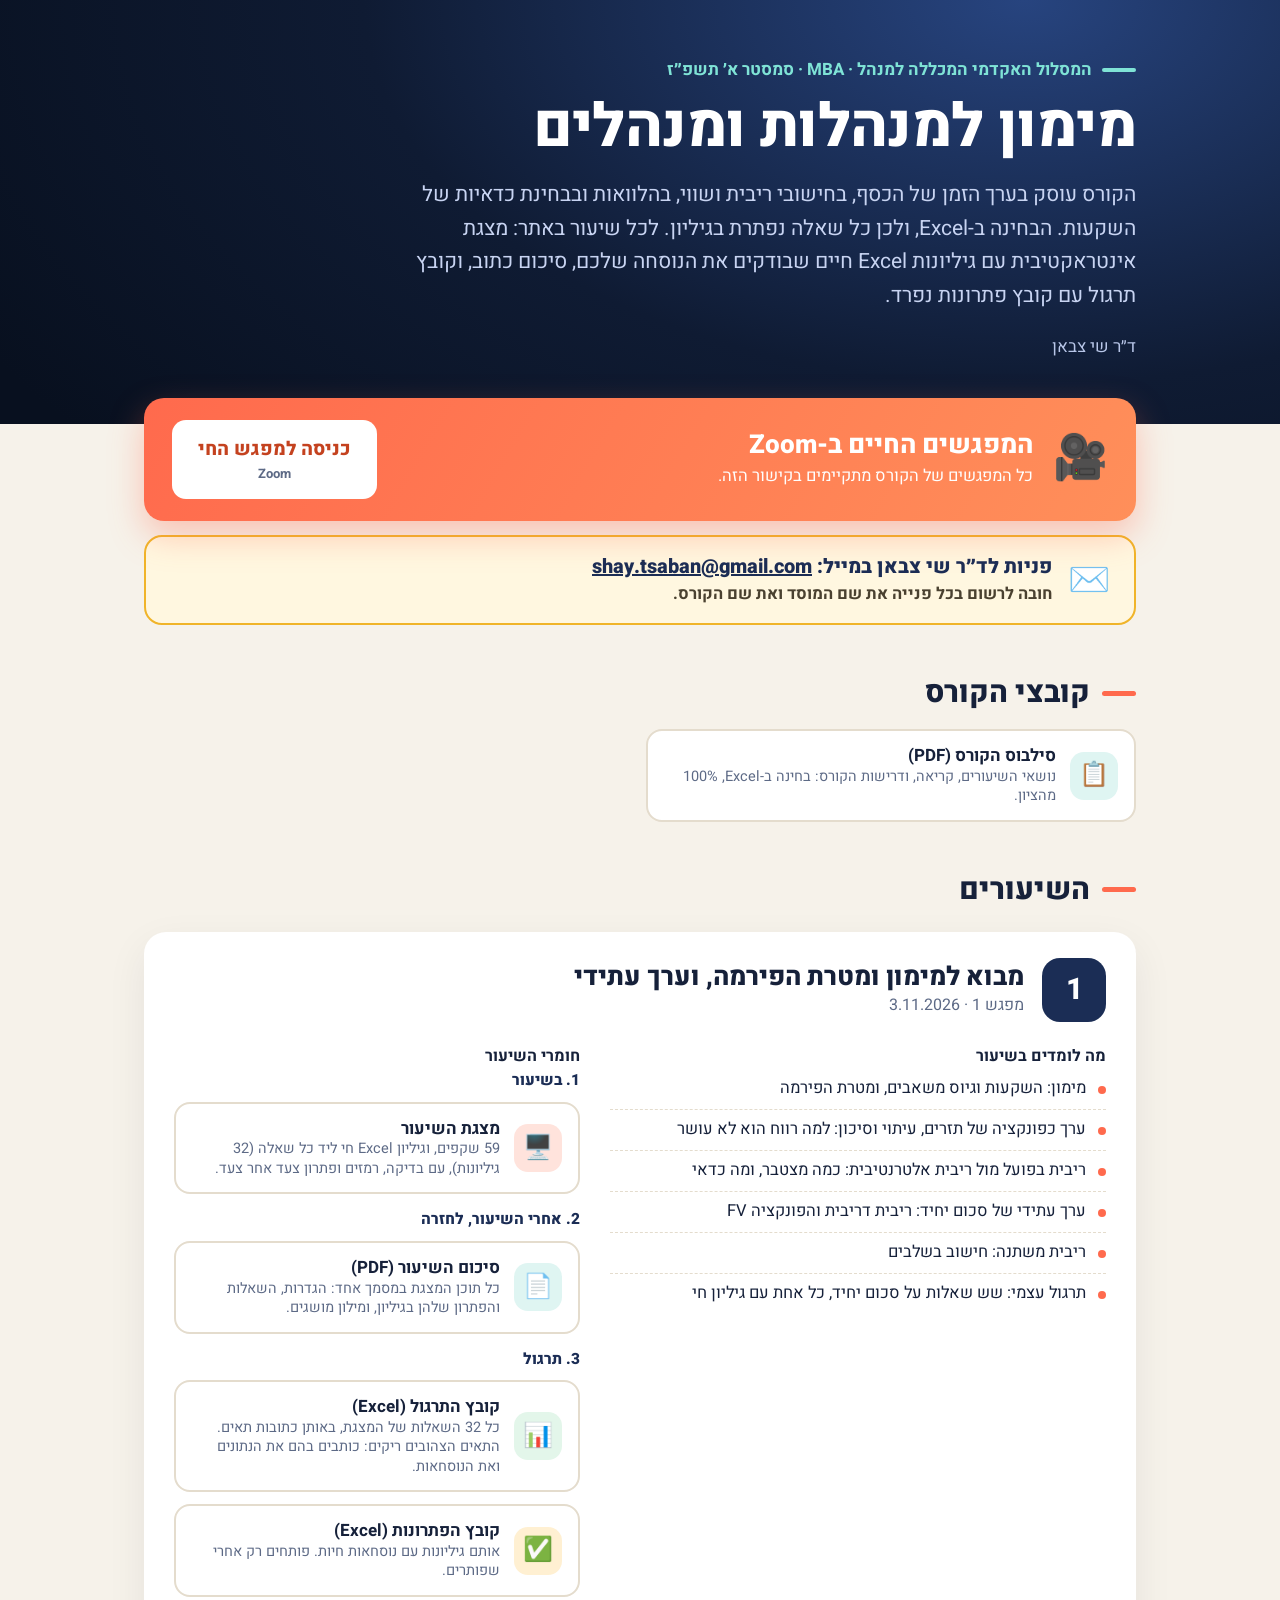
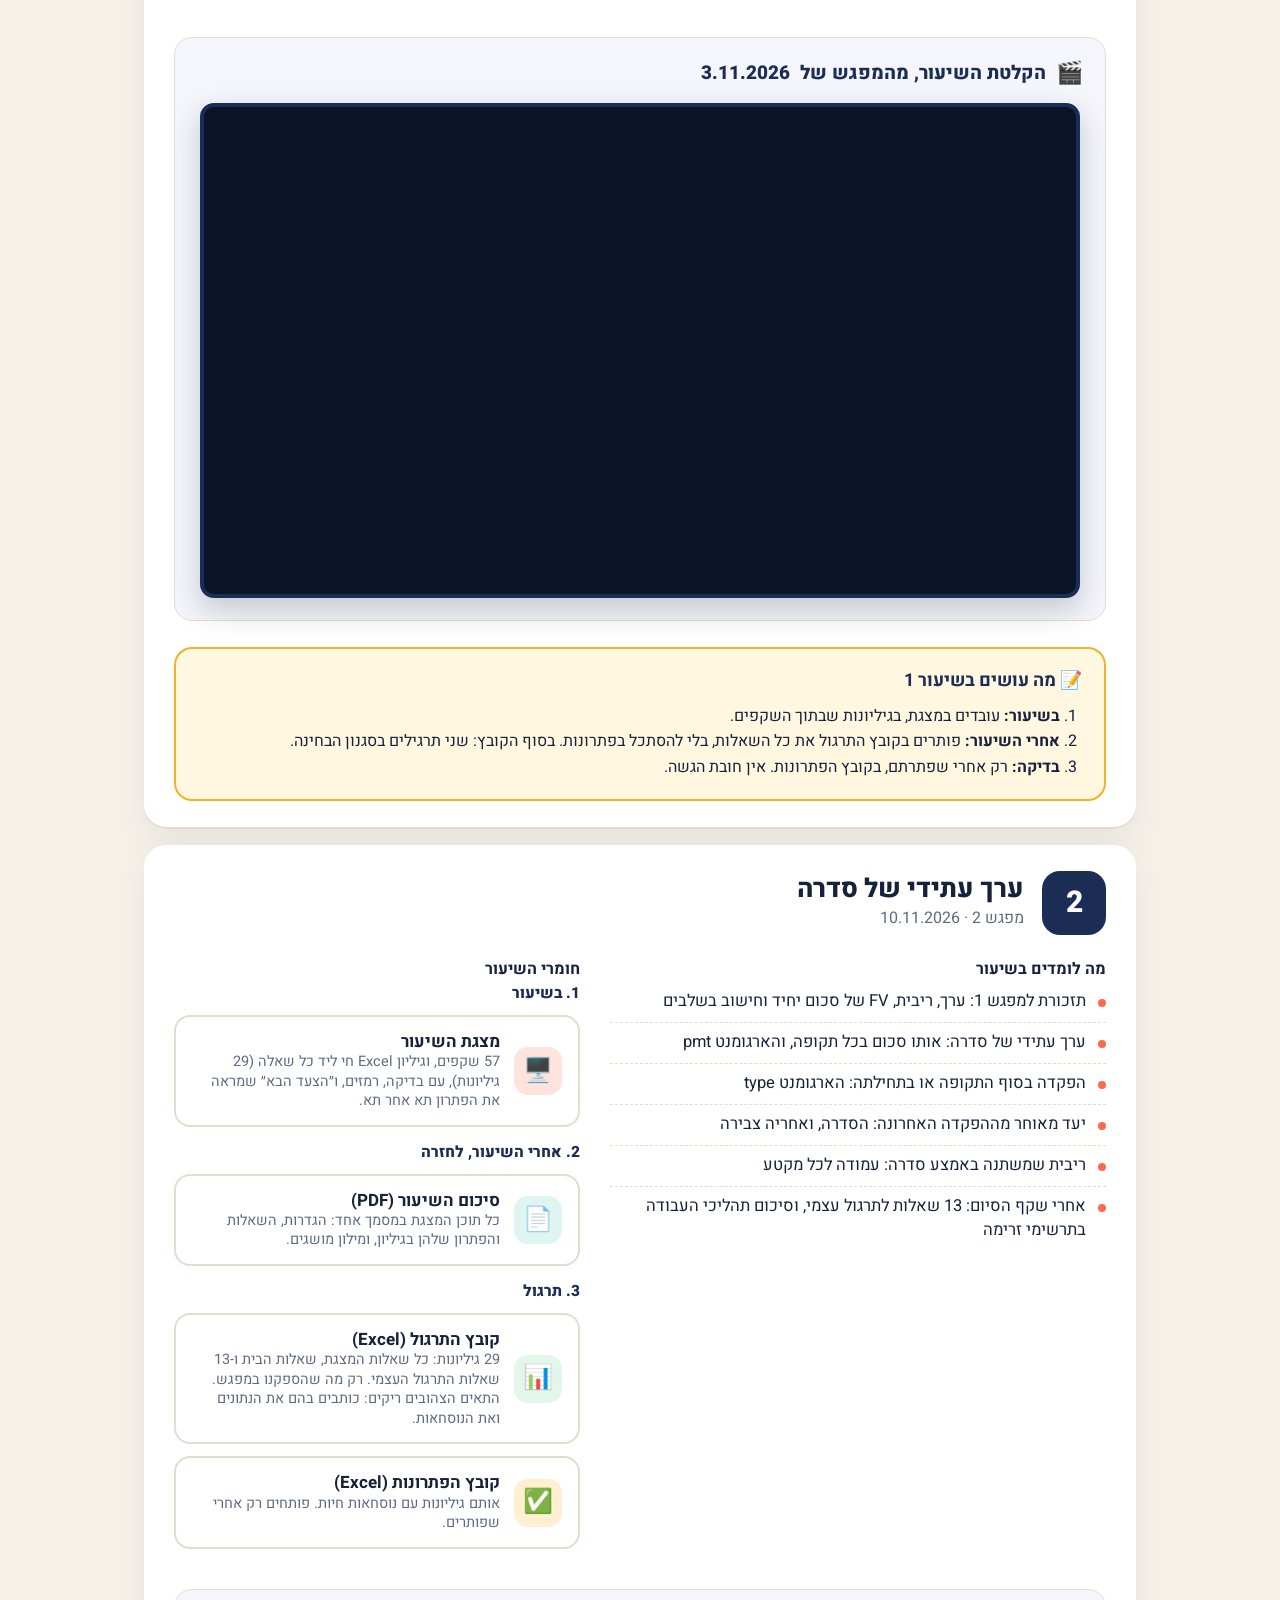
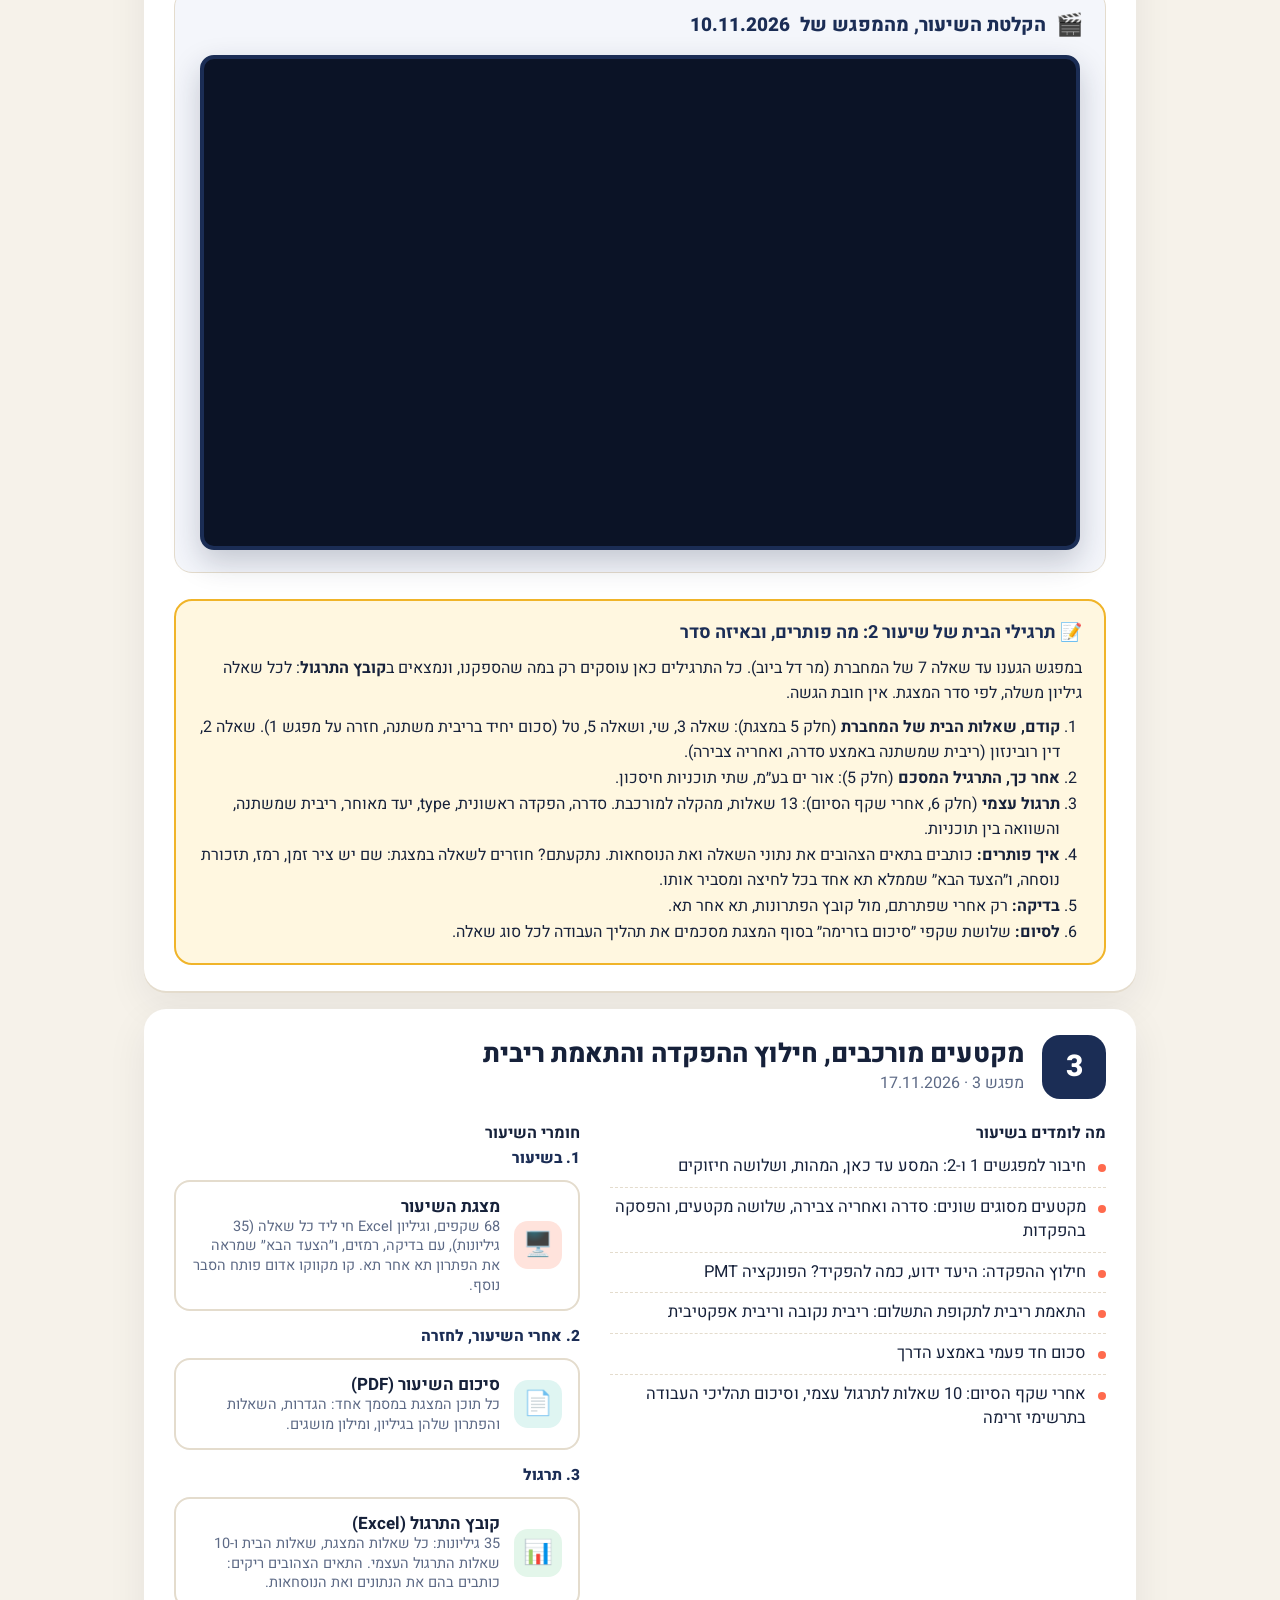
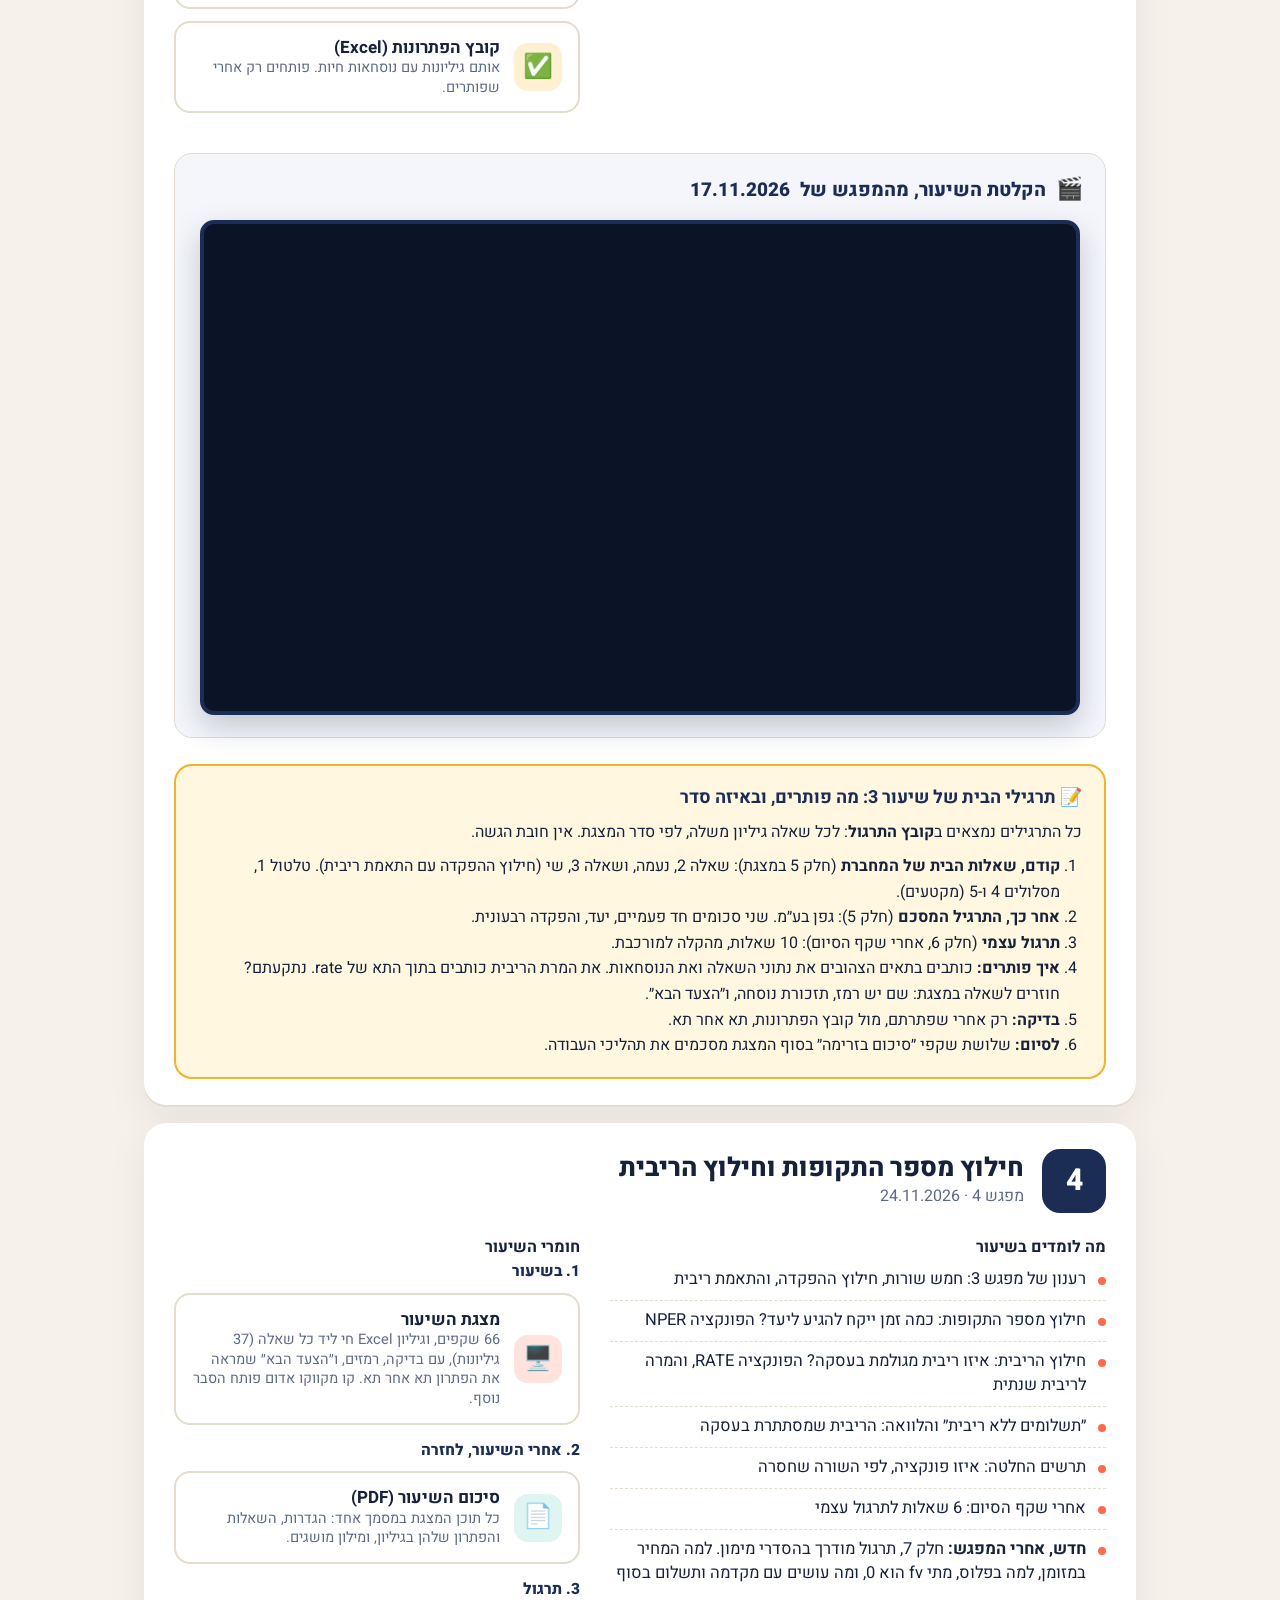
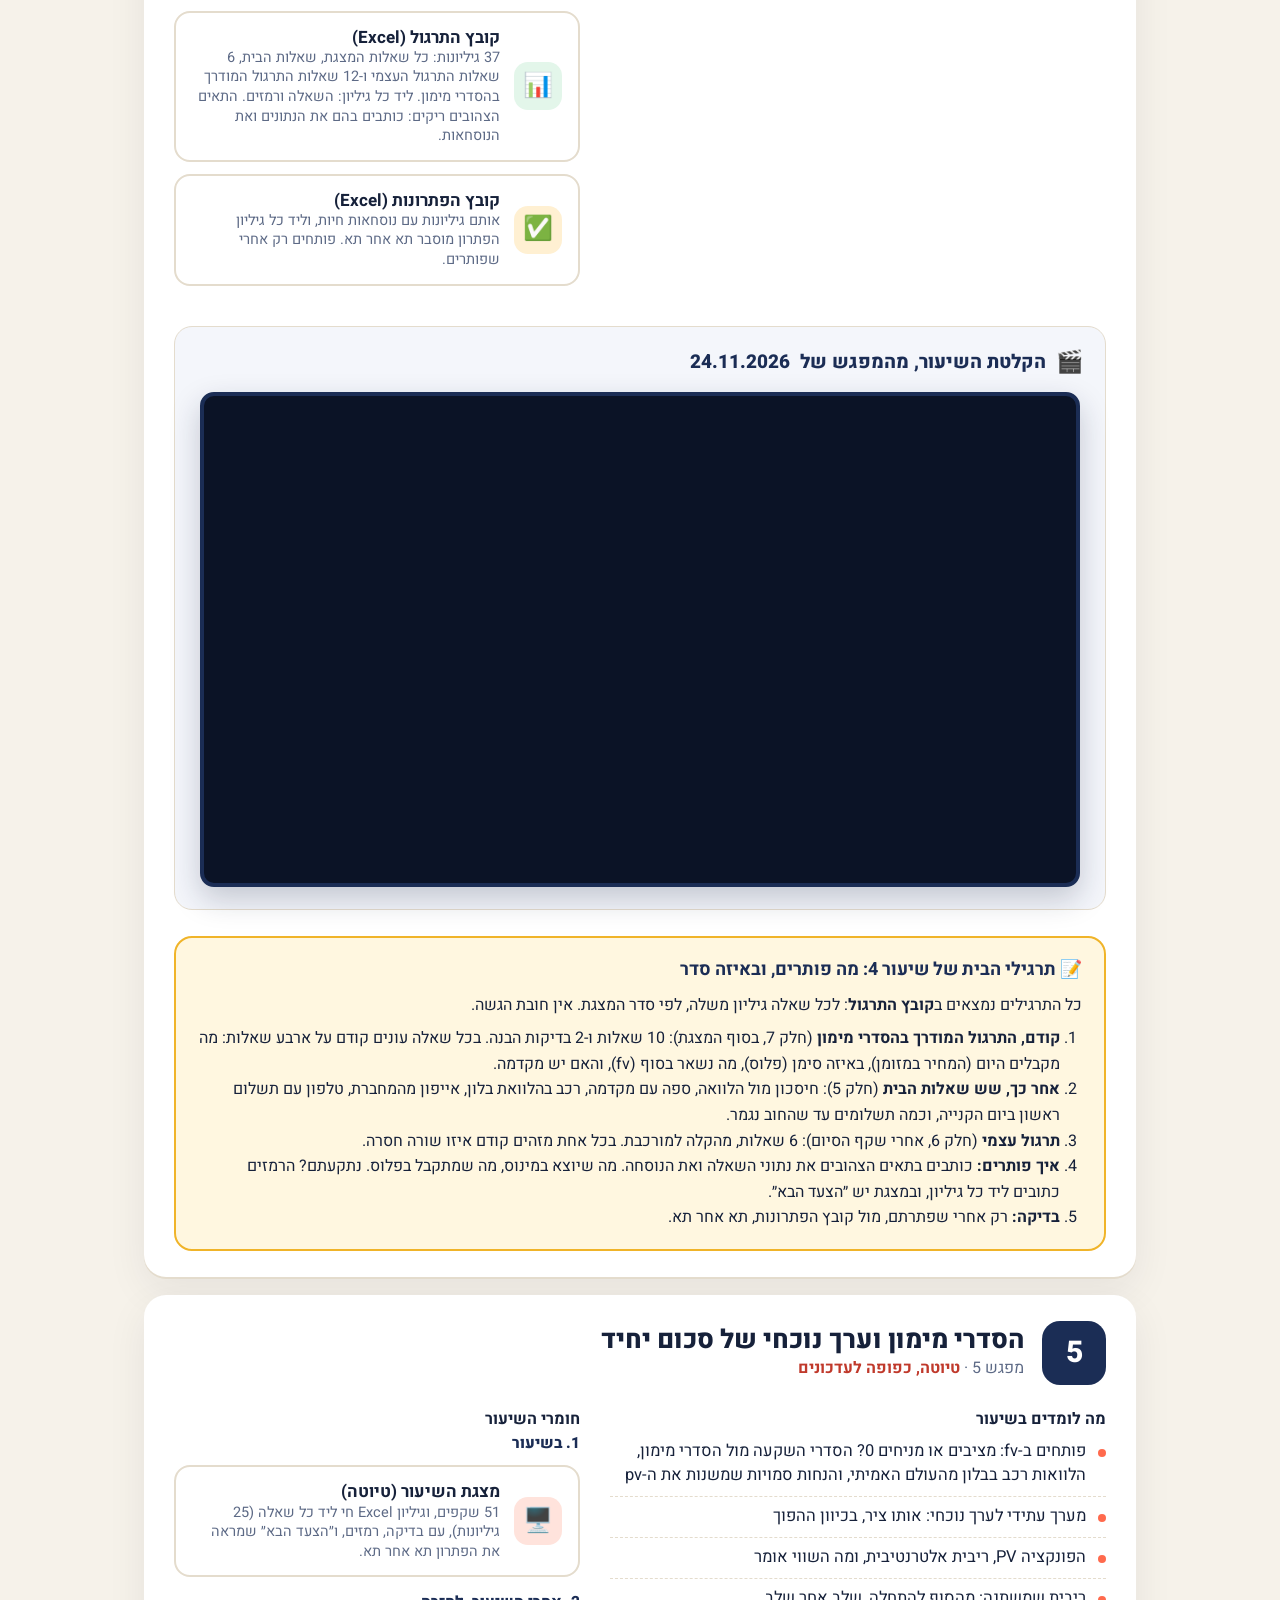
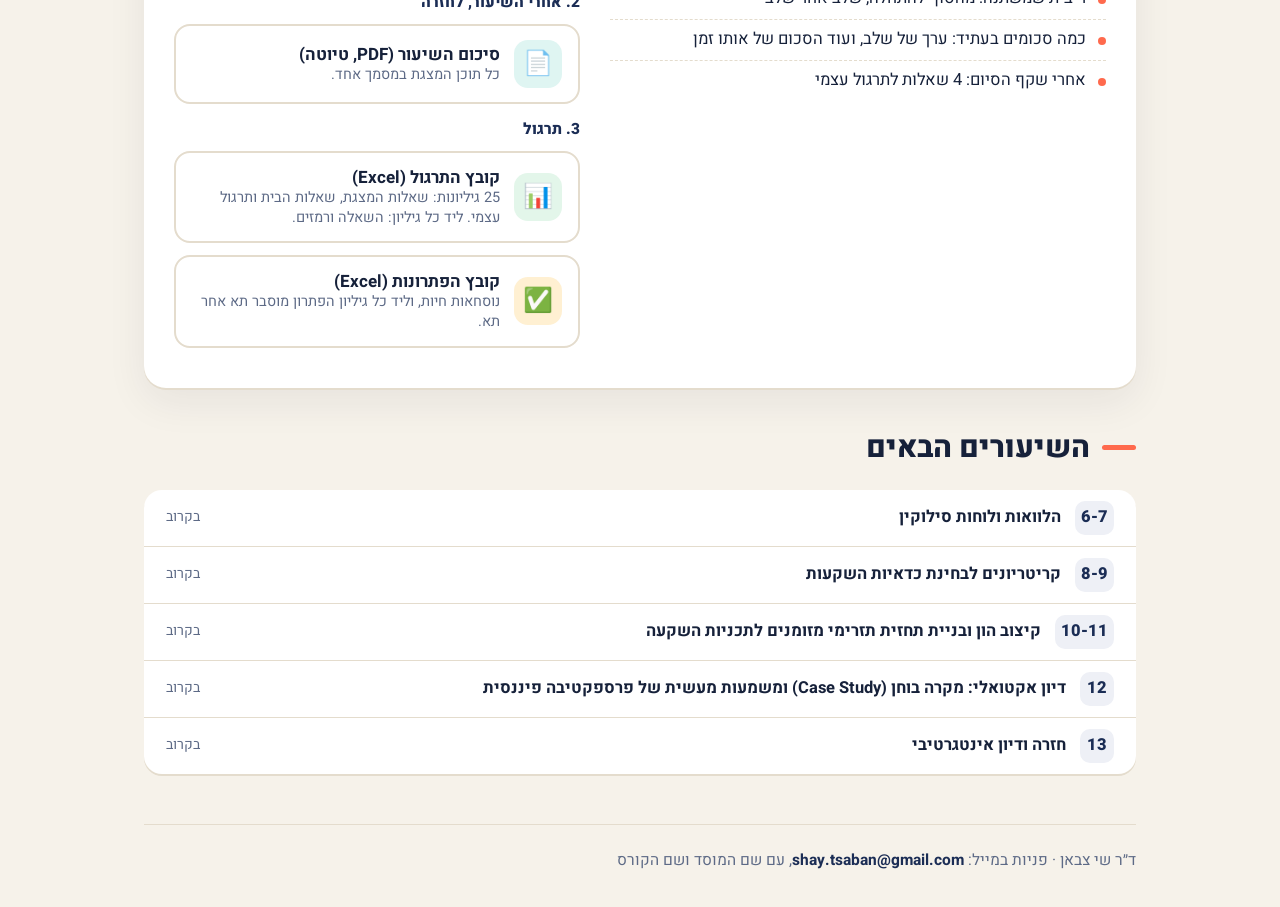
<file: index.html>
<!doctype html>
<html lang="he" dir="rtl">
<head>
<meta charset="utf-8">
<meta name="viewport" content="width=device-width,initial-scale=1">
<title>מימון למנהלות ומנהלים | אתר הקורס</title>
<meta name="description" content="אתר הקורס מימון למנהלות ומנהלים, המסלול האקדמי המכללה למנהל, MBA: מצגות אינטראקטיביות עם גיליונות Excel חיים, סיכומים וקובצי תרגול.">
<link rel="stylesheet" href="assets/fonts.css">
<style>
:root{--ink:#16213a;--ink2:#2a3858;--mut:#5d6a86;--paper:#f6f2ea;--card:#fff;--line:#e4dccd;--coral:#ff6a4d;--navy:#0f1b33;--navy2:#1b2d55}
*{box-sizing:border-box;margin:0;padding:0}
html{-webkit-text-size-adjust:100%}
body{font-family:'Heebo','Segoe UI','Arial Hebrew',Arial,sans-serif;background:var(--paper);color:var(--ink);line-height:1.6;-webkit-font-smoothing:antialiased;overflow-wrap:break-word}
a{color:inherit;text-decoration:none}
.n{direction:ltr;unicode-bidi:isolate}
.wrap{max-width:1040px;margin:0 auto;padding:0 24px}
.hero{background:radial-gradient(1200px 700px at 80% 0%,#27447f 0%,var(--navy) 55%,#08101f 100%);color:#fff;padding:56px 0 64px}
.kick{font-size:17px;font-weight:700;color:#7fe3d6;display:flex;gap:10px;align-items:center}
.kick:before{content:"";flex:none;width:34px;height:4px;border-radius:4px;background:#7fe3d6}
h1{font-size:clamp(34px,6vw,60px);line-height:1.15;font-weight:800;letter-spacing:-.01em;margin-top:10px}
.lead{font-size:clamp(17px,2.4vw,21px);color:#c8d4f2;max-width:720px;margin-top:16px}
.meta{margin-top:20px;color:#b8c6e8;font-size:17px}
section.block{padding-top:44px}
h2.sec{font-size:30px;font-weight:800;display:flex;gap:12px;align-items:center}
h2.sec:before{content:"";flex:none;width:34px;height:5px;border-radius:5px;background:var(--coral)}
.lec{margin-top:18px;background:var(--card);border-radius:22px;box-shadow:0 2px 0 var(--line),0 14px 40px rgba(22,33,58,.07);overflow:hidden}
.lec-head{padding:26px 30px 8px;display:flex;gap:18px;align-items:center}
.lec-n{flex:none;width:64px;height:64px;border-radius:18px;background:var(--navy2);color:#fff;display:grid;place-items:center;font-size:30px;font-weight:800}
.lec-head h3{font-size:26px;line-height:1.25;font-weight:800}
.lec-head .sub{color:var(--mut);font-size:16px}
.soon{color:var(--mut);font-size:17px;line-height:1.5}
.draft{display:inline-block;background:#fff1c7;color:#8a5a00;border:1px solid #f0b429;border-radius:999px;font-size:13px;font-weight:800;padding:1px 10px;margin-right:6px;vertical-align:middle}
.soon+.links{margin-top:8px}
.lec-body{display:grid;grid-template-columns:1.1fr .9fr;gap:30px;padding:14px 30px 26px}
.lec-body h4,.learn{list-style:none}
.learn li{padding:8px 20px 8px 0;position:relative;border-bottom:1px dashed var(--line);font-size:16.5px;line-height:1.45}
.learn li:last-child{border:0}
.learn li:before{content:"";position:absolute;right:0;top:17px;width:8px;height:8px;border-radius:50%;background:var(--coral)}
.links{display:flex;flex-direction:column;gap:12px}
.lk{display:flex;gap:14px;align-items:center;border-radius:16px;padding:14px 16px;border:2px solid var(--line);background:#fff;transition:transform .15s,border-color .15s,box-shadow .15s}
.lk:hover{transform:translateY(-2px);border-color:var(--coral);box-shadow:0 8px 20px rgba(22,33,58,.1)}
.lk .e{flex:none;width:48px;height:48px;border-radius:14px;display:grid;place-items:center;font-size:24px}
.lk b{display:block;font-size:17px;line-height:1.25}
.lk .d{font-size:14.5px;color:var(--mut);line-height:1.35;display:block}
.lk.p .e{background:#ffe3dc}.lk.s .e{background:#dff5f2}
footer{margin-top:50px;padding:24px 0 34px;border-top:1px solid var(--line);color:var(--mut);font-size:15.5px}
footer a{color:var(--navy2);font-weight:700;direction:ltr;unicode-bidi:isolate;display:inline-block}
@media (max-width:760px){
 .wrap{padding:0 16px}
 .hero{padding:40px 0 44px}
 h2.sec{font-size:25px}
 .lec-head{padding:20px 18px 6px;gap:12px}
 .lec-n{width:50px;height:50px;font-size:24px;border-radius:14px}
 .lec-head h3{font-size:22px}
 .lec-body{grid-template-columns:minmax(0,1fr);gap:22px;padding:12px 18px 22px}
  }

.cgrid{display:grid;grid-template-columns:1fr 1fr;gap:12px;margin-top:12px}
.cnote{font-size:15px;color:var(--mut);margin-top:8px}
.grp{margin-bottom:14px}.grp h5{font-size:15.5px;font-weight:800;color:var(--navy2);margin:0 0 8px}
@media (max-width:760px){.cgrid{grid-template-columns:1fr}}
.contact{margin-top:14px;background:#fff7e0;border:2px solid #f0b429;border-radius:18px;padding:16px 24px;display:flex;gap:16px;align-items:center}
.contact .ic{font-size:34px;flex:none}
.contact h2{font-size:20px;font-weight:800;line-height:1.3;color:var(--navy2)}
.contact h2 a{direction:ltr;unicode-bidi:isolate;display:inline-block;text-decoration:underline;overflow-wrap:anywhere}
.contact p{font-size:16.5px;line-height:1.45;margin-top:3px;color:#4a4130}
@media (max-width:760px){.contact{padding:14px 16px}.contact .ic{display:none}.contact h2{font-size:18px}}
.live{margin-top:-26px;position:relative;z-index:2;background:linear-gradient(120deg,#ff6a4d,#ff8f5a);color:#fff;border-radius:20px;padding:22px 28px;display:flex;gap:20px;align-items:center;box-shadow:0 14px 34px rgba(255,106,77,.35)}
.live .ic{font-size:44px;flex:none}
.live h2{font-size:26px;font-weight:800;line-height:1.2}
.live p{font-size:16.5px;margin-top:4px;line-height:1.4}
.live p a{text-decoration:underline;font-weight:700}
.live .go{flex:none;margin-right:auto;background:#fff;color:#c4421f;font-weight:800;font-size:19px;padding:14px 26px;border-radius:14px;text-align:center;transition:transform .15s}
.live .go:hover{transform:translateY(-2px)}
.live .go small{display:block;font-weight:600;font-size:13px;color:#5d6a86}
@media (max-width:760px){.live{flex-direction:column;align-items:stretch;padding:20px 18px;margin-top:-18px}.live .ic{display:none}.live .go{margin-right:0}}
.solutions{margin-top:18px;background:#fff;border-radius:20px;padding:24px 28px;display:flex;gap:22px;align-items:flex-start;box-shadow:0 2px 0 var(--line),0 10px 30px rgba(22,33,58,.07);border-right:8px solid #6d4df2}
.solutions .ic{font-size:44px;flex:none}
.solutions h3{font-size:22px;font-weight:800;line-height:1.25}
.solutions .tag{display:inline-block;background:#ece8ff;color:#4f33c9;border-radius:99px;padding:2px 14px;font-weight:700;font-size:14px;margin-bottom:6px}
.solutions p{font-size:16px;color:var(--ink2);margin-top:6px}
.solutions .warn{margin-top:12px;background:#fff7e0;border-right:5px solid #f0b429;border-radius:10px;padding:10px 14px;font-size:15px;color:#4a4130}
.solutions .btn2{flex:none;margin-right:auto;align-self:center;background:#6d4df2;color:#fff;font-weight:800;font-size:17px;padding:12px 22px;border-radius:14px;text-align:center;transition:transform .15s}
.solutions .btn2:hover{transform:translateY(-2px)}
.solutions .btn2 small{display:block;font-weight:500;font-size:13px;opacity:.9}
.lk.x .e{background:#e3f6ea}.lk.r .e{background:#fff0d2}
.rec{margin:0 30px 26px;background:#f4f6fb;border:1px solid var(--line);border-radius:18px;padding:18px 22px 22px}
.rec h4{font-size:19px;font-weight:800;color:var(--navy2);margin:0 0 12px;display:flex;gap:10px;align-items:center}
.rec h4::before{content:"🎬";font-size:22px}
.recbox{position:relative;width:100%;max-width:880px;margin:0 auto;aspect-ratio:16/9;background:#0b1326;border-radius:14px;overflow:hidden;border:4px solid var(--navy2);box-shadow:0 12px 30px rgba(22,33,58,.22)}
.recbox iframe{position:absolute;inset:0;width:100%;height:100%;border:0;display:block}
@media (max-width:760px){.rec{margin:0 18px 22px;padding:14px 14px 16px}.rec h4{font-size:17px}.recbox{border-width:3px;border-radius:12px}}
.todo{margin:0 30px 26px;background:#fff7e0;border:2px solid #f0b429;border-radius:18px;padding:18px 22px}
.todo h4{font-size:18px;color:var(--navy2);margin-bottom:8px}
.todo ol{padding-inline-start:22px;font-size:16px;line-height:1.6}
.ups{list-style:none;margin-top:18px;background:var(--card);border-radius:18px;box-shadow:0 2px 0 var(--line);overflow:hidden}
.ups li{display:flex;gap:14px;align-items:center;padding:11px 22px;border-bottom:1px solid var(--line);font-size:16.5px;font-weight:600}
.ups li:last-child{border:0}
.ups .un{flex:none;min-width:34px;padding:0 6px;white-space:nowrap;height:34px;border-radius:10px;background:#eef0f6;color:var(--navy2);display:grid;place-items:center;font-weight:800}
.ups em{margin-right:auto;font-style:normal;color:var(--mut);font-size:14px;font-weight:500}
@media (max-width:760px){.solutions{flex-direction:column;padding:20px 18px}.solutions .btn2{margin-right:0;width:100%}.todo{margin:0 18px 22px;padding:14px 16px}.ups li{padding:10px 14px}}
</style>
</head>
<body>
<header class="hero"><div class="wrap">
<div class="kick"><span>המסלול האקדמי המכללה למנהל · MBA · סמסטר א׳ תשפ״ז</span></div>
<h1>מימון למנהלות ומנהלים</h1>
<p class="lead">הקורס עוסק בערך הזמן של הכסף, בחישובי ריבית ושווי, בהלוואות ובבחינת כדאיות של השקעות. הבחינה ב-Excel, ולכן כל שאלה נפתרת בגיליון. לכל שיעור באתר: מצגת אינטראקטיבית עם גיליונות Excel חיים שבודקים את הנוסחה שלכם, סיכום כתוב, וקובץ תרגול עם קובץ פתרונות נפרד.</p>
<p class="meta">ד״ר שי צבאן</p>
</div></header>
<main class="wrap">
<section class="live" id="live">
<div class="ic">🎥</div>
<div><h2>המפגשים החיים ב-Zoom</h2><p>כל המפגשים של הקורס מתקיימים בקישור הזה.</p></div>
<a class="go" href="https://hdq-colman-ac.zoom.us/j/3160447945" target="_blank" rel="noopener">כניסה למפגש החי<small>Zoom</small></a>
</section>
<section class="contact" id="contact">
<div class="ic">✉️</div>
<div><h2>פניות לד״ר שי צבאן במייל: <a href="mailto:shay.tsaban@gmail.com">shay.tsaban@gmail.com</a></h2>
<p><b>חובה לרשום בכל פנייה את שם המוסד ואת שם הקורס.</b></p></div>
</section>
<section class="block" id="course-files">
<h2 class="sec">קובצי הקורס</h2>
<div class="cgrid">
<a class="lk s" href="materials/syllabus.pdf" target="_blank" rel="noopener"><span class="e">📋</span><span><b>סילבוס הקורס (PDF)</b><span class="d">נושאי השיעורים, קריאה, ודרישות הקורס: בחינה ב-Excel, <span class="n">100%</span> מהציון.</span></span></a>
</div>
</section>
<section class="block">
<h2 class="sec">השיעורים</h2>
<article class="lec" id="lesson-1">
<div class="lec-head"><div class="lec-n">1</div><div><h3>מבוא למימון ומטרת הפירמה, וערך עתידי</h3><div class="sub">מפגש <span class="n">1</span> · <span class="n">3.11.2026</span></div></div></div>
<div class="lec-body">
<div><h4>מה לומדים בשיעור</h4><ul class="learn">
<li>מימון: השקעות וגיוס משאבים, ומטרת הפירמה</li>
<li>ערך כפונקציה של תזרים, עיתוי וסיכון: למה רווח הוא לא עושר</li>
<li>ריבית בפועל מול ריבית אלטרנטיבית: כמה מצטבר, ומה כדאי</li>
<li>ערך עתידי של סכום יחיד: ריבית דריבית והפונקציה FV</li>
<li>ריבית משתנה: חישוב בשלבים</li>
<li>תרגול עצמי: שש שאלות על סכום יחיד, כל אחת עם גיליון חי</li>
</ul></div>
<div><h4>חומרי השיעור</h4>
<div class="grp"><h5>1. בשיעור</h5><div class="links">
<a class="lk p" href="lectures/lecture-1/presentation.html"><span class="e">🖥️</span><span><b>מצגת השיעור</b><span class="d"><span class="n">59</span> שקפים, וגיליון Excel חי ליד כל שאלה (<span class="n">32</span> גיליונות), עם בדיקה, רמזים ופתרון צעד אחר צעד.</span></span></a>
</div></div>
<div class="grp"><h5>2. אחרי השיעור, לחזרה</h5><div class="links">
<a class="lk s" href="lectures/lecture-1/summary.pdf"><span class="e">📄</span><span><b>סיכום השיעור (PDF)</b><span class="d">כל תוכן המצגת במסמך אחד: הגדרות, השאלות והפתרון שלהן בגיליון, ומילון מושגים.</span></span></a>
</div></div>
<div class="grp"><h5>3. תרגול</h5><div class="links">
<a class="lk x" href="materials/practice-1.xlsx" download><span class="e">📊</span><span><b>קובץ התרגול (Excel)</b><span class="d">כל <span class="n">32</span> השאלות של המצגת, באותן כתובות תאים. התאים הצהובים ריקים: כותבים בהם את הנתונים ואת הנוסחאות.</span></span></a>
<a class="lk r" href="materials/practice-1-solutions.xlsx" download><span class="e">✅</span><span><b>קובץ הפתרונות (Excel)</b><span class="d">אותם גיליונות עם נוסחאות חיות. פותחים רק אחרי שפותרים.</span></span></a>
</div></div>
</div>
</div>
<div class="rec"><h4>הקלטת השיעור, מהמפגש של <span class="n">3.11.2026</span></h4>
<div class="recbox" id="rec-1">
<iframe src="https://www.youtube-nocookie.com/embed/HJ6kjmwDoTI" title="הקלטת שיעור 1" loading="lazy" allow="accelerometer; autoplay; clipboard-write; encrypted-media; gyroscope; picture-in-picture; web-share" referrerpolicy="strict-origin-when-cross-origin" allowfullscreen></iframe>
</div></div>
<div class="todo"><h4>📝 מה עושים בשיעור <span class="n">1</span></h4><ol>
<li><b>בשיעור:</b> עובדים במצגת, בגיליונות שבתוך השקפים.</li>
<li><b>אחרי השיעור:</b> פותרים בקובץ התרגול את כל השאלות, בלי להסתכל בפתרונות. בסוף הקובץ: שני תרגילים בסגנון הבחינה.</li>
<li><b>בדיקה:</b> רק אחרי שפתרתם, בקובץ הפתרונות. אין חובת הגשה.</li>
</ol></div>
</article>
<article class="lec" id="lesson-2">
<div class="lec-head"><div class="lec-n">2</div><div><h3>ערך עתידי של סדרה</h3><div class="sub">מפגש <span class="n">2</span> · <span class="n">10.11.2026</span></div></div></div>
<div class="lec-body">
<div><h4>מה לומדים בשיעור</h4><ul class="learn">
<li>תזכורת למפגש 1: ערך, ריבית, FV של סכום יחיד וחישוב בשלבים</li>
<li>ערך עתידי של סדרה: אותו סכום בכל תקופה, והארגומנט pmt</li>
<li>הפקדה בסוף התקופה או בתחילתה: הארגומנט type</li>
<li>יעד מאוחר מההפקדה האחרונה: הסדרה, ואחריה צבירה</li>
<li>ריבית שמשתנה באמצע סדרה: עמודה לכל מקטע</li>
<li>אחרי שקף הסיום: <span class="n">13</span> שאלות לתרגול עצמי, וסיכום תהליכי העבודה בתרשימי זרימה</li>
</ul></div>
<div><h4>חומרי השיעור</h4>
<div class="grp"><h5>1. בשיעור</h5><div class="links">
<a class="lk p" href="lectures/lecture-2/presentation.html"><span class="e">🖥️</span><span><b>מצגת השיעור</b><span class="d"><span class="n">57</span> שקפים, וגיליון Excel חי ליד כל שאלה (<span class="n">29</span> גיליונות), עם בדיקה, רמזים, ו״הצעד הבא״ שמראה את הפתרון תא אחר תא.</span></span></a>
</div></div>
<div class="grp"><h5>2. אחרי השיעור, לחזרה</h5><div class="links">
<a class="lk s" href="lectures/lecture-2/summary.pdf"><span class="e">📄</span><span><b>סיכום השיעור (PDF)</b><span class="d">כל תוכן המצגת במסמך אחד: הגדרות, השאלות והפתרון שלהן בגיליון, ומילון מושגים.</span></span></a>
</div></div>
<div class="grp"><h5>3. תרגול</h5><div class="links">
<a class="lk x" href="materials/practice-2.xlsx" download><span class="e">📊</span><span><b>קובץ התרגול (Excel)</b><span class="d"><span class="n">29</span> גיליונות: כל שאלות המצגת, שאלות הבית ו-<span class="n">13</span> שאלות התרגול העצמי. רק מה שהספקנו במפגש. התאים הצהובים ריקים: כותבים בהם את הנתונים ואת הנוסחאות.</span></span></a>
<a class="lk r" href="materials/practice-2-solutions.xlsx" download><span class="e">✅</span><span><b>קובץ הפתרונות (Excel)</b><span class="d">אותם גיליונות עם נוסחאות חיות. פותחים רק אחרי שפותרים.</span></span></a>
</div></div>
</div>
</div>
<div class="rec"><h4>הקלטת השיעור, מהמפגש של <span class="n">10.11.2026</span></h4>
<div class="recbox" id="rec-2">
<iframe src="https://www.youtube-nocookie.com/embed/0VpZ6A8-keg" title="הקלטת שיעור 2" loading="lazy" allow="accelerometer; autoplay; clipboard-write; encrypted-media; gyroscope; picture-in-picture; web-share" referrerpolicy="strict-origin-when-cross-origin" allowfullscreen></iframe>
</div></div>
<div class="todo"><h4>📝 תרגילי הבית של שיעור <span class="n">2</span>: מה פותרים, ובאיזה סדר</h4>
<p style="font-size:16px;margin:0 0 8px">במפגש הגענו עד שאלה <span class="n">7</span> של המחברת (מר דל ביוב). כל התרגילים כאן עוסקים רק במה שהספקנו, ונמצאים ב<b>קובץ התרגול</b>: לכל שאלה גיליון משלה, לפי סדר המצגת. אין חובת הגשה.</p>
<ol>
<li><b>קודם, שאלות הבית של המחברת</b> (חלק <span class="n">5</span> במצגת): שאלה <span class="n">3</span>, שי, ושאלה <span class="n">5</span>, טל (סכום יחיד בריבית משתנה, חזרה על מפגש <span class="n">1</span>). שאלה <span class="n">2</span>, דין רובינזון (ריבית שמשתנה באמצע סדרה, ואחריה צבירה).</li>
<li><b>אחר כך, התרגיל המסכם</b> (חלק <span class="n">5</span>): אור ים בע״מ, שתי תוכניות חיסכון.</li>
<li><b>תרגול עצמי</b> (חלק <span class="n">6</span>, אחרי שקף הסיום): <span class="n">13</span> שאלות, מהקלה למורכבת. סדרה, הפקדה ראשונית, type, יעד מאוחר, ריבית שמשתנה, והשוואה בין תוכניות.</li>
<li><b>איך פותרים:</b> כותבים בתאים הצהובים את נתוני השאלה ואת הנוסחאות. נתקעתם? חוזרים לשאלה במצגת: שם יש ציר זמן, רמז, תזכורת נוסחה, ו״הצעד הבא״ שממלא תא אחד בכל לחיצה ומסביר אותו.</li>
<li><b>בדיקה:</b> רק אחרי שפתרתם, מול קובץ הפתרונות, תא אחר תא.</li>
<li><b>לסיום:</b> שלושת שקפי ״סיכום בזרימה״ בסוף המצגת מסכמים את תהליך העבודה לכל סוג שאלה.</li>
</ol></div>
</article>
<article class="lec" id="lesson-3">
<div class="lec-head"><div class="lec-n">3</div><div><h3>מקטעים מורכבים, חילוץ ההפקדה והתאמת ריבית</h3><div class="sub">מפגש <span class="n">3</span> · <span class="n">17.11.2026</span></div></div></div>
<div class="lec-body">
<div><h4>מה לומדים בשיעור</h4><ul class="learn">
<li>חיבור למפגשים <span class="n">1</span> ו-<span class="n">2</span>: המסע עד כאן, המהות, ושלושה חיזוקים</li>
<li>מקטעים מסוגים שונים: סדרה ואחריה צבירה, שלושה מקטעים, והפסקה בהפקדות</li>
<li>חילוץ ההפקדה: היעד ידוע, כמה להפקיד? הפונקציה PMT</li>
<li>התאמת ריבית לתקופת התשלום: ריבית נקובה וריבית אפקטיבית</li>
<li>סכום חד פעמי באמצע הדרך</li>
<li>אחרי שקף הסיום: <span class="n">10</span> שאלות לתרגול עצמי, וסיכום תהליכי העבודה בתרשימי זרימה</li>
</ul></div>
<div><h4>חומרי השיעור</h4>
<div class="grp"><h5>1. בשיעור</h5><div class="links">
<a class="lk p" href="lectures/lecture-3/presentation.html"><span class="e">🖥️</span><span><b>מצגת השיעור</b><span class="d"><span class="n">68</span> שקפים, וגיליון Excel חי ליד כל שאלה (<span class="n">35</span> גיליונות), עם בדיקה, רמזים, ו״הצעד הבא״ שמראה את הפתרון תא אחר תא. קו מקווקו אדום פותח הסבר נוסף.</span></span></a>
</div></div>
<div class="grp"><h5>2. אחרי השיעור, לחזרה</h5><div class="links">
<a class="lk s" href="lectures/lecture-3/summary.pdf"><span class="e">📄</span><span><b>סיכום השיעור (PDF)</b><span class="d">כל תוכן המצגת במסמך אחד: הגדרות, השאלות והפתרון שלהן בגיליון, ומילון מושגים.</span></span></a>
</div></div>
<div class="grp"><h5>3. תרגול</h5><div class="links">
<a class="lk x" href="materials/practice-3.xlsx" download><span class="e">📊</span><span><b>קובץ התרגול (Excel)</b><span class="d"><span class="n">35</span> גיליונות: כל שאלות המצגת, שאלות הבית ו-<span class="n">10</span> שאלות התרגול העצמי. התאים הצהובים ריקים: כותבים בהם את הנתונים ואת הנוסחאות.</span></span></a>
<a class="lk r" href="materials/practice-3-solutions.xlsx" download><span class="e">✅</span><span><b>קובץ הפתרונות (Excel)</b><span class="d">אותם גיליונות עם נוסחאות חיות. פותחים רק אחרי שפותרים.</span></span></a>
</div></div>
</div>
</div>
<div class="rec"><h4>הקלטת השיעור, מהמפגש של <span class="n">17.11.2026</span></h4>
<div class="recbox" id="rec-3">
<iframe src="https://www.youtube-nocookie.com/embed/jpPcq3Ujquo" title="הקלטת שיעור 3" loading="lazy" allow="accelerometer; autoplay; clipboard-write; encrypted-media; gyroscope; picture-in-picture; web-share" referrerpolicy="strict-origin-when-cross-origin" allowfullscreen></iframe>
</div></div>
<div class="todo"><h4>📝 תרגילי הבית של שיעור <span class="n">3</span>: מה פותרים, ובאיזה סדר</h4>
<p style="font-size:16px;margin:0 0 8px">כל התרגילים נמצאים ב<b>קובץ התרגול</b>: לכל שאלה גיליון משלה, לפי סדר המצגת. אין חובת הגשה.</p>
<ol>
<li><b>קודם, שאלות הבית של המחברת</b> (חלק <span class="n">5</span> במצגת): שאלה <span class="n">2</span>, נעמה, ושאלה <span class="n">3</span>, שי (חילוץ ההפקדה עם התאמת ריבית). טלטול <span class="n">1</span>, מסלולים <span class="n">4</span> ו-<span class="n">5</span> (מקטעים).</li>
<li><b>אחר כך, התרגיל המסכם</b> (חלק <span class="n">5</span>): גפן בע״מ. שני סכומים חד פעמיים, יעד, והפקדה רבעונית.</li>
<li><b>תרגול עצמי</b> (חלק <span class="n">6</span>, אחרי שקף הסיום): <span class="n">10</span> שאלות, מהקלה למורכבת.</li>
<li><b>איך פותרים:</b> כותבים בתאים הצהובים את נתוני השאלה ואת הנוסחאות. את המרת הריבית כותבים בתוך התא של rate. נתקעתם? חוזרים לשאלה במצגת: שם יש רמז, תזכורת נוסחה, ו״הצעד הבא״.</li>
<li><b>בדיקה:</b> רק אחרי שפתרתם, מול קובץ הפתרונות, תא אחר תא.</li>
<li><b>לסיום:</b> שלושת שקפי ״סיכום בזרימה״ בסוף המצגת מסכמים את תהליכי העבודה.</li>
</ol></div>
</article>
<article class="lec" id="lesson-4">
<div class="lec-head"><div class="lec-n">4</div><div><h3>חילוץ מספר התקופות וחילוץ הריבית</h3><div class="sub">מפגש <span class="n">4</span> · <span class="n">24.11.2026</span></div></div></div>
<div class="lec-body">
<div><h4>מה לומדים בשיעור</h4><ul class="learn">
<li>רענון של מפגש <span class="n">3</span>: חמש שורות, חילוץ ההפקדה, והתאמת ריבית</li>
<li>חילוץ מספר התקופות: כמה זמן ייקח להגיע ליעד? הפונקציה NPER</li>
<li>חילוץ הריבית: איזו ריבית מגולמת בעסקה? הפונקציה RATE, והמרה לריבית שנתית</li>
<li>״תשלומים ללא ריבית״ והלוואה: הריבית שמסתתרת בעסקה</li>
<li>תרשים החלטה: איזו פונקציה, לפי השורה שחסרה</li>
<li>אחרי שקף הסיום: <span class="n">6</span> שאלות לתרגול עצמי</li>
<li><b>חדש, אחרי המפגש:</b> חלק <span class="n">7</span>, תרגול מודרך בהסדרי מימון. למה המחיר במזומן, למה בפלוס, מתי fv הוא <span class="n">0</span>, ומה עושים עם מקדמה ותשלום בסוף</li>
</ul></div>
<div><h4>חומרי השיעור</h4>
<div class="grp"><h5>1. בשיעור</h5><div class="links">
<a class="lk p" href="lectures/lecture-4/presentation.html"><span class="e">🖥️</span><span><b>מצגת השיעור</b><span class="d"><span class="n">66</span> שקפים, וגיליון Excel חי ליד כל שאלה (<span class="n">37</span> גיליונות), עם בדיקה, רמזים, ו״הצעד הבא״ שמראה את הפתרון תא אחר תא. קו מקווקו אדום פותח הסבר נוסף.</span></span></a>
</div></div>
<div class="grp"><h5>2. אחרי השיעור, לחזרה</h5><div class="links">
<a class="lk s" href="lectures/lecture-4/summary.pdf"><span class="e">📄</span><span><b>סיכום השיעור (PDF)</b><span class="d">כל תוכן המצגת במסמך אחד: הגדרות, השאלות והפתרון שלהן בגיליון, ומילון מושגים.</span></span></a>
</div></div>
<div class="grp"><h5>3. תרגול</h5><div class="links">
<a class="lk x" href="materials/practice-4.xlsx" download><span class="e">📊</span><span><b>קובץ התרגול (Excel)</b><span class="d"><span class="n">37</span> גיליונות: כל שאלות המצגת, שאלות הבית, <span class="n">6</span> שאלות התרגול העצמי ו-<span class="n">12</span> שאלות התרגול המודרך בהסדרי מימון. ליד כל גיליון: השאלה ורמזים. התאים הצהובים ריקים: כותבים בהם את הנתונים ואת הנוסחאות.</span></span></a>
<a class="lk r" href="materials/practice-4-solutions.xlsx" download><span class="e">✅</span><span><b>קובץ הפתרונות (Excel)</b><span class="d">אותם גיליונות עם נוסחאות חיות, וליד כל גיליון הפתרון מוסבר תא אחר תא. פותחים רק אחרי שפותרים.</span></span></a>
</div></div>
</div>
</div>
<div class="rec"><h4>הקלטת השיעור, מהמפגש של <span class="n">24.11.2026</span></h4>
<div class="recbox" id="rec-4">
<iframe src="https://www.youtube-nocookie.com/embed/g6drYrgCcnY" title="הקלטת שיעור 4" loading="lazy" allow="accelerometer; autoplay; clipboard-write; encrypted-media; gyroscope; picture-in-picture; web-share" referrerpolicy="strict-origin-when-cross-origin" allowfullscreen></iframe>
</div></div>
<div class="todo"><h4>📝 תרגילי הבית של שיעור <span class="n">4</span>: מה פותרים, ובאיזה סדר</h4>
<p style="font-size:16px;margin:0 0 8px">כל התרגילים נמצאים ב<b>קובץ התרגול</b>: לכל שאלה גיליון משלה, לפי סדר המצגת. אין חובת הגשה.</p>
<ol>
<li><b>קודם, התרגול המודרך בהסדרי מימון</b> (חלק <span class="n">7</span>, בסוף המצגת): <span class="n">10</span> שאלות ו-<span class="n">2</span> בדיקות הבנה. בכל שאלה עונים קודם על ארבע שאלות: מה מקבלים היום (המחיר במזומן), באיזה סימן (פלוס), מה נשאר בסוף (fv), והאם יש מקדמה.</li>
<li><b>אחר כך, שש שאלות הבית</b> (חלק <span class="n">5</span>): חיסכון מול הלוואה, ספה עם מקדמה, רכב בהלוואת בלון, אייפון מהמחברת, טלפון עם תשלום ראשון ביום הקנייה, וכמה תשלומים עד שהחוב נגמר.</li>
<li><b>תרגול עצמי</b> (חלק <span class="n">6</span>, אחרי שקף הסיום): <span class="n">6</span> שאלות, מהקלה למורכבת. בכל אחת מזהים קודם איזו שורה חסרה.</li>
<li><b>איך פותרים:</b> כותבים בתאים הצהובים את נתוני השאלה ואת הנוסחה. מה שיוצא במינוס, מה שמתקבל בפלוס. נתקעתם? הרמזים כתובים ליד כל גיליון, ובמצגת יש ״הצעד הבא״.</li>
<li><b>בדיקה:</b> רק אחרי שפתרתם, מול קובץ הפתרונות, תא אחר תא.</li>
</ol></div>
</article>
<article class="lec" id="lesson-5">
<div class="lec-head"><div class="lec-n">5</div><div><h3>הסדרי מימון וערך נוכחי של סכום יחיד</h3><div class="sub">מפגש <span class="n">5</span> · <b style="color:#c0392b">טיוטה, כפופה לעדכונים</b></div></div></div>
<div class="lec-body">
<div><h4>מה לומדים בשיעור</h4><ul class="learn">
<li>פותחים ב-fv: מציבים או מניחים <span class="n">0</span>? הסדרי השקעה מול הסדרי מימון, הלוואות רכב בבלון מהעולם האמיתי, והנחות סמויות שמשנות את ה-pv</li>
<li>מערך עתידי לערך נוכחי: אותו ציר, בכיוון ההפוך</li>
<li>הפונקציה PV, ריבית אלטרנטיבית, ומה השווי אומר</li>
<li>ריבית שמשתנה: מהסוף להתחלה, שלב אחר שלב</li>
<li>כמה סכומים בעתיד: ערך של שלב, ועוד הסכום של אותו זמן</li>
<li>אחרי שקף הסיום: <span class="n">4</span> שאלות לתרגול עצמי</li>
</ul></div>
<div><h4>חומרי השיעור</h4>
<div class="grp"><h5>1. בשיעור</h5><div class="links">
<a class="lk p" href="lectures/lecture-5/presentation.html"><span class="e">🖥️</span><span><b>מצגת השיעור (טיוטה)</b><span class="d"><span class="n">51</span> שקפים, וגיליון Excel חי ליד כל שאלה (<span class="n">25</span> גיליונות), עם בדיקה, רמזים, ו״הצעד הבא״ שמראה את הפתרון תא אחר תא.</span></span></a>
</div></div>
<div class="grp"><h5>2. אחרי השיעור, לחזרה</h5><div class="links">
<a class="lk s" href="lectures/lecture-5/summary.pdf"><span class="e">📄</span><span><b>סיכום השיעור (PDF, טיוטה)</b><span class="d">כל תוכן המצגת במסמך אחד.</span></span></a>
</div></div>
<div class="grp"><h5>3. תרגול</h5><div class="links">
<a class="lk x" href="materials/practice-5.xlsx" download><span class="e">📊</span><span><b>קובץ התרגול (Excel)</b><span class="d"><span class="n">25</span> גיליונות: שאלות המצגת, שאלות הבית ותרגול עצמי. ליד כל גיליון: השאלה ורמזים.</span></span></a>
<a class="lk r" href="materials/practice-5-solutions.xlsx" download><span class="e">✅</span><span><b>קובץ הפתרונות (Excel)</b><span class="d">נוסחאות חיות, וליד כל גיליון הפתרון מוסבר תא אחר תא.</span></span></a>
</div></div>
</div>
</div>
</article>
<h2 class="sec" style="margin-top:36px">השיעורים הבאים</h2>
<ul class="ups"><li><span class="un"><span class="n">6-7</span></span><span>הלוואות ולוחות סילוקין</span><em>בקרוב</em></li><li><span class="un"><span class="n">8-9</span></span><span>קריטריונים לבחינת כדאיות השקעות</span><em>בקרוב</em></li><li><span class="un"><span class="n">10-11</span></span><span>קיצוב הון ובניית תחזית תזרימי מזומנים לתכניות השקעה</span><em>בקרוב</em></li><li><span class="un"><span class="n">12</span></span><span>דיון אקטואלי: מקרה בוחן (Case Study) ומשמעות מעשית של פרספקטיבה פיננסית</span><em>בקרוב</em></li><li><span class="un"><span class="n">13</span></span><span>חזרה ודיון אינטגרטיבי</span><em>בקרוב</em></li></ul>
</section>
<footer>ד״ר שי צבאן · פניות במייל: <a href="mailto:shay.tsaban@gmail.com">shay.tsaban@gmail.com</a>, עם שם המוסד ושם הקורס</footer>
</main>
</body>
</html>
</file>
<file: assets/fonts.css>
@font-face{font-family:'Heebo';font-weight:400;font-style:normal;src:url([data-uri]) format('woff2');unicode-range:U+0590-05FF,U+200C-2010,U+20AA,U+25CC,U+FB1D-FB4F}
@font-face{font-family:'Heebo';font-weight:700;font-style:normal;src:url([data-uri]) format('woff2');unicode-range:U+0590-05FF,U+200C-2010,U+20AA,U+25CC,U+FB1D-FB4F}
@font-face{font-family:'Heebo';font-weight:800;font-style:normal;src:url([data-uri]) format('woff2');unicode-range:U+0590-05FF,U+200C-2010,U+20AA,U+25CC,U+FB1D-FB4F}
@font-face{font-family:'Heebo';font-weight:400;font-style:normal;src:url([data-uri]) format('woff2');unicode-range:U+0000-00FF,U+0131,U+0152-0153,U+02BB-02BC,U+02C6,U+02DA,U+02DC,U+2000-206F,U+2074,U+20AC,U+2122,U+2191,U+2193,U+2212,U+2215,U+FEFF,U+FFFD}
@font-face{font-family:'Heebo';font-weight:700;font-style:normal;src:url([data-uri]) format('woff2');unicode-range:U+0000-00FF,U+0131,U+0152-0153,U+02BB-02BC,U+02C6,U+02DA,U+02DC,U+2000-206F,U+2074,U+20AC,U+2122,U+2191,U+2193,U+2212,U+2215,U+FEFF,U+FFFD}
@font-face{font-family:'Heebo';font-weight:800;font-style:normal;src:url([data-uri]) format('woff2');unicode-range:U+0000-00FF,U+0131,U+0152-0153,U+02BB-02BC,U+02C6,U+02DA,U+02DC,U+2000-206F,U+2074,U+20AC,U+2122,U+2191,U+2193,U+2212,U+2215,U+FEFF,U+FFFD}
</file>
